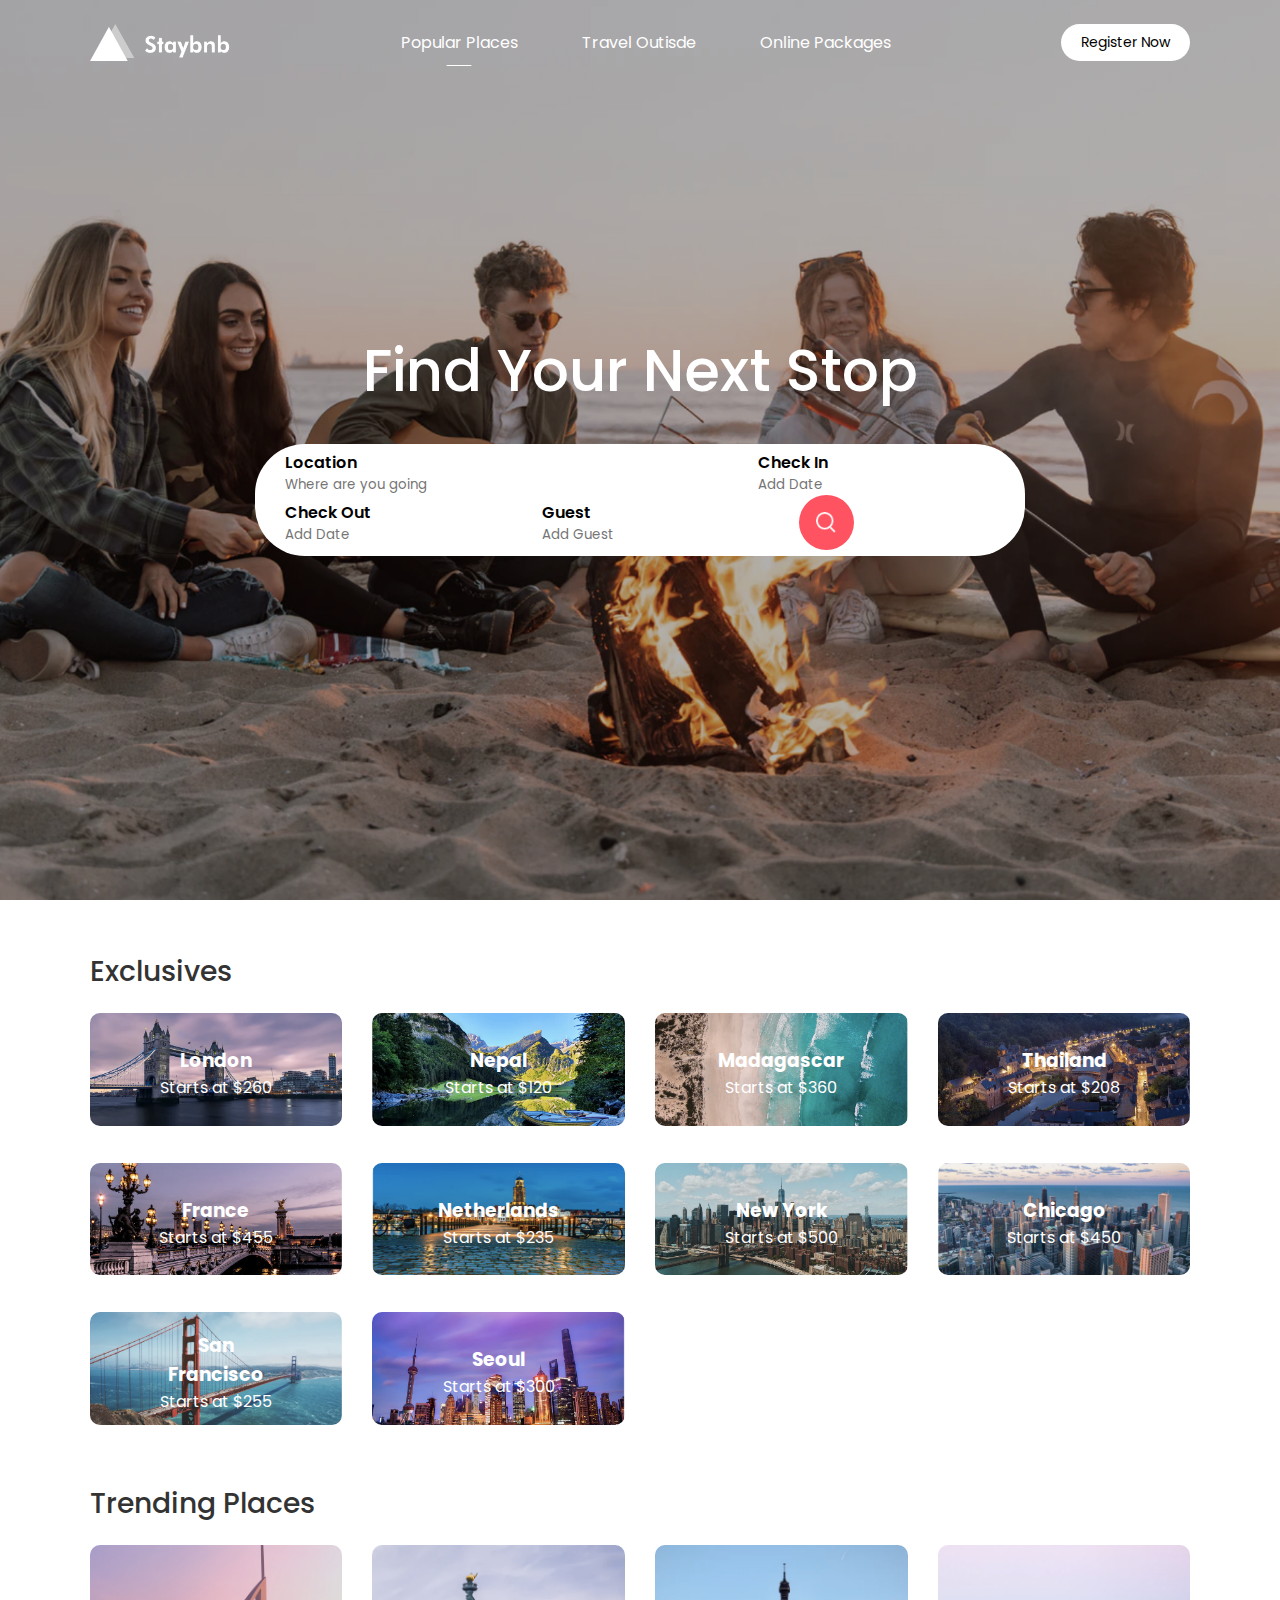
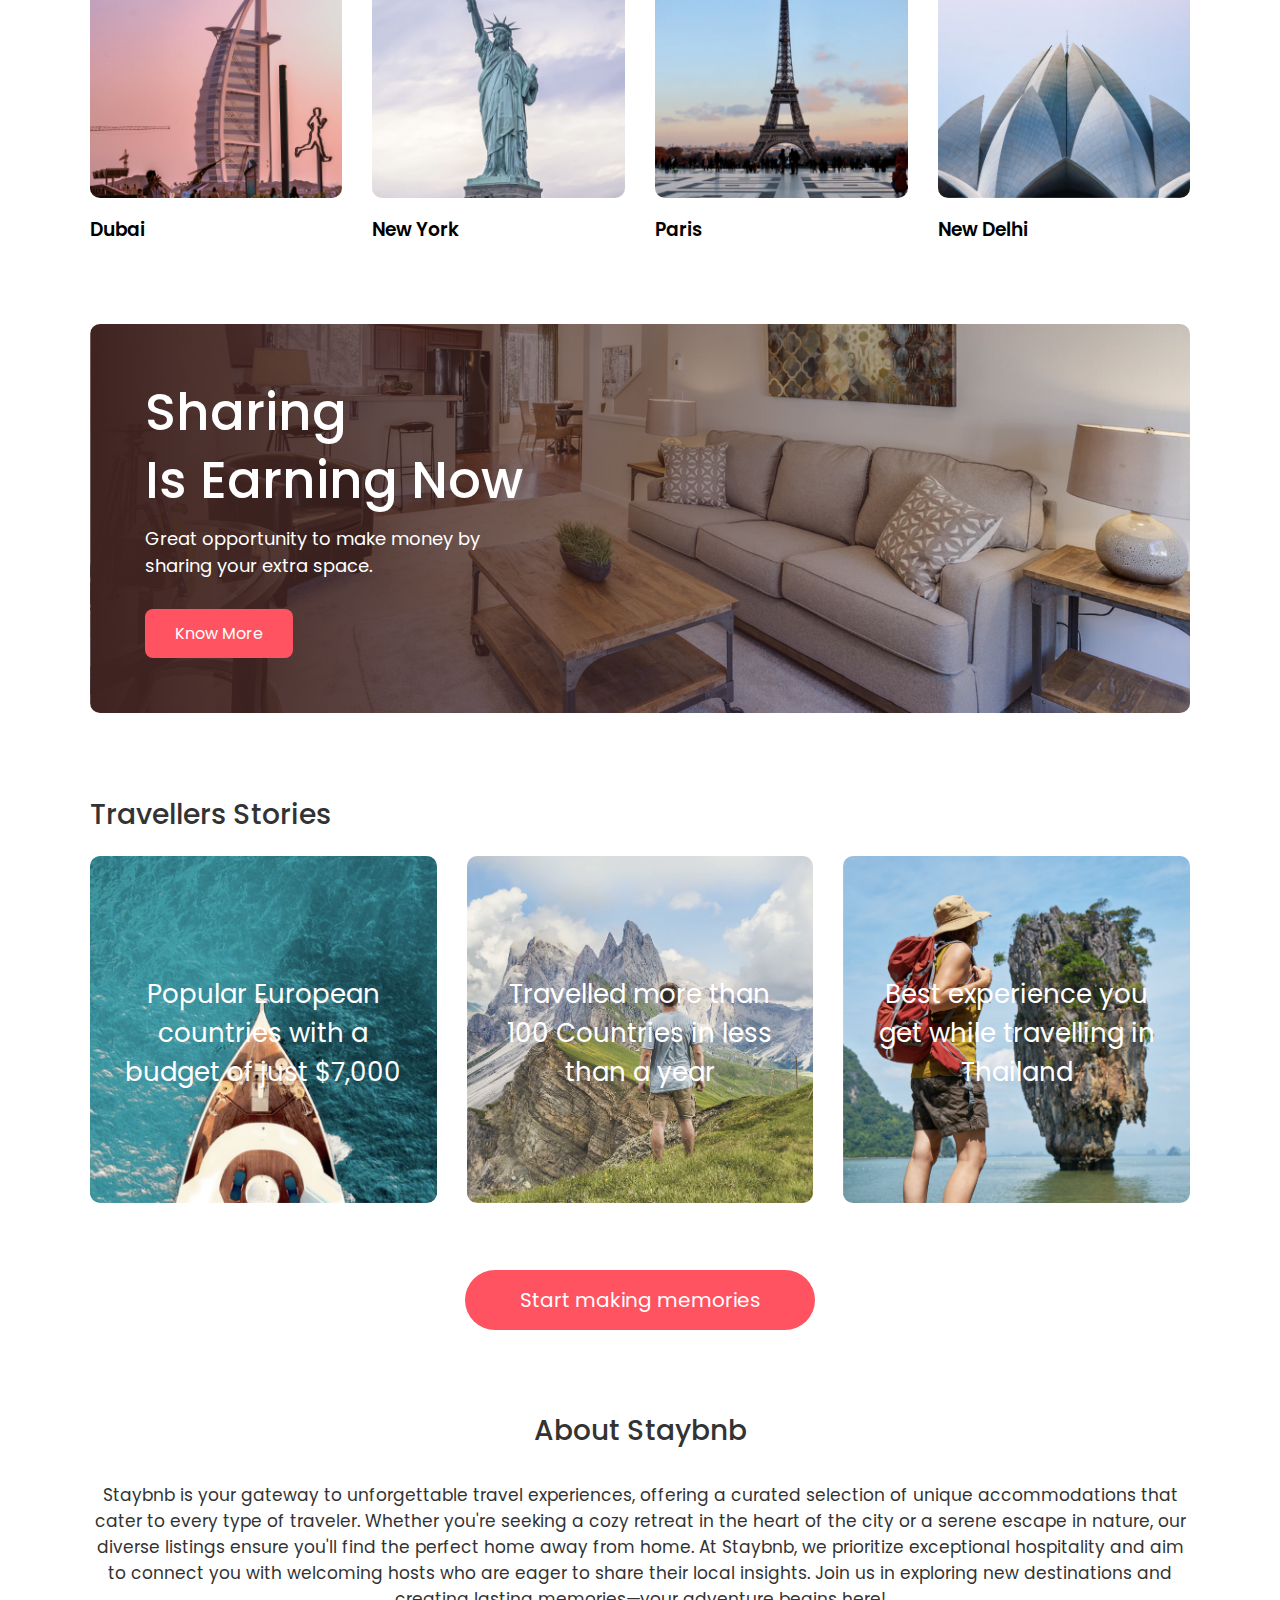
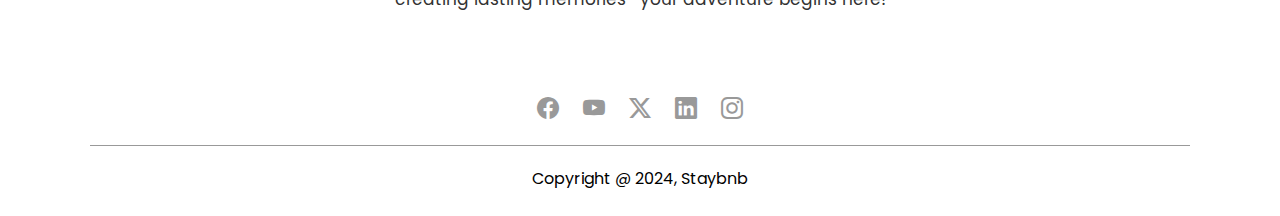
<file: index.html>
<!DOCTYPE html>
<html>
  <head>
    <meta name="viewport" content="width=device-width, initial-scale=1.0" />
    <title>Staybnb</title>
    <link
      href="https://fonts.googleapis.com/css2?family=Poppins:ital,wght@0,100;0,200;0,300;0,400;0,500;0,600;0,700;0,800;0,900;1,100;1,200;1,300;1,400;1,500;1,600;1,700;1,800;1,900&display=swap"
      rel="stylesheet"
    />
    <link
      rel="stylesheet"
      href="https://cdn.jsdelivr.net/npm/bootstrap-icons@1.11.3/font/bootstrap-icons.min.css"
    />

    <link rel="stylesheet" href="stylesheet.css" />
  </head>

  <body>
    <div class="header">
      <nav id="navBar">
        <img src="images/logo.png" class="logo" />
        <ul class="nav-links">
          <li><a href="#" class="active">Popular Places</a></li>
          <li><a href="#">Travel Outisde</a></li>
          <li><a href="#">Online Packages</a></li>
        </ul>
        <a href="#" class="register-Btn">Register Now</a>
        <i class="bi bi-list" onclick="togglebtn()"></i>
      </nav>
      <div class="container">
        <h1>Find Your Next Stop</h1>
        <div class="search-bar">
          <form>
            <div class="location-input">
              <label>Location</label>
              <input type="text" placeholder="Where are you going" />
            </div>
            <div>
              <label>Check In</label>
              <input type="text" placeholder="Add Date" />
            </div>
            <div>
              <label>Check Out</label>
              <input type="text" placeholder="Add Date" />
            </div>
            <div>
              <label>Guest</label>
              <input type="text" placeholder="Add Guest" />
            </div>
            <button type="submit"><img src="images/search.png" /></button>
          </form>
        </div>
      </div>
    </div>
    <div class="container">
      <h2 class="sub-title">Exclusives</h2>
      <div class="exclusives">
        <div>
          <img src="images/image-1.png" />
          <span>
            <h3>London</h3>
            <p>Starts at $260</p>
          </span>
        </div>
        <div>
          <img src="images/image-2.png" />
          <span>
            <h3>Nepal</h3>
            <p>Starts at $120</p>
          </span>
        </div>
        <div>
          <img src="images/image-3.png" />
          <span>
            <h3>Madagascar</h3>
            <p>Starts at $360</p>
          </span>
        </div>
        <div>
          <img src="images/image-4.png" />
          <span>
            <h3>Thailand</h3>
            <p>Starts at $208</p>
          </span>
        </div>
        <div>
          <img src="images/image-5.png" />
          <span>
            <h3>France</h3>
            <p>Starts at $455</p>
          </span>
        </div>
        <div>
          <img src="images/image-6.png" />
          <span>
            <h3>Netherlands</h3>
            <p>Starts at $235</p>
          </span>
        </div>
        <div>
          <img src="images/image-7.png" />
          <span>
            <h3>New York</h3>
            <p>Starts at $500</p>
          </span>
        </div>
        <div>
          <img src="images/image-8.png" />
          <span>
            <h3>Chicago</h3>
            <p>Starts at $450</p>
          </span>
        </div>
        <div>
          <a href="listings.html"><img src="images/image-9.png" /></a>
          <span>
            <h3>San Francisco</h3>
            <p>Starts at $255</p>
          </span>
        </div>
        <div>
          <img src="images/image-10.png" />
          <span>
            <h3>Seoul</h3>
            <p>Starts at $300</p>
          </span>
        </div>
      </div>

      <h2 class="sub-title">Trending Places</h2>
      <div class="trending">
        <div>
          <img src="images/dubai.png" />
          <h3>Dubai</h3>
        </div>
        <div>
          <img src="images/new-york.png" />
          <h3>New York</h3>
        </div>
        <div>
          <img src="images/paris.png" />
          <h3>Paris</h3>
        </div>
        <div>
          <img src="images/new-delhi.png" />
          <h3>New Delhi</h3>
        </div>
      </div>

      <div class="cta">
        <h3>
          Sharing <br />
          Is Earning Now
        </h3>
        <p>
          Great opportunity to make money by <br />
          sharing your extra space.
        </p>
        <a href="#" class="cta-btn">Know More</a>
      </div>

      <h2 class="sub-title">Travellers Stories</h2>
      <div class="stories">
        <div>
          <img src="images/story-1.png" />
          <p>Popular European countries with a budget of just $7,000</p>
        </div>
        <div>
          <img src="images/story-2.png" />
          <p>Travelled more than 100 Countries in less than a year</p>
        </div>
        <div>
          <img src="images/story-3.png" />
          <p>Best experience you get while travelling in Thailand</p>
        </div>
      </div>
      <a href="#" class="start-btn">Start making memories</a>

      <div class="about-msg">
        <h2>About Staybnb</h2>
        <p>
          Staybnb is your gateway to unforgettable travel experiences, offering
          a curated selection of unique accommodations that cater to every type
          of traveler. Whether you're seeking a cozy retreat in the heart of the
          city or a serene escape in nature, our diverse listings ensure you'll
          find the perfect home away from home. At Staybnb, we prioritize
          exceptional hospitality and aim to connect you with welcoming hosts
          who are eager to share their local insights. Join us in exploring new
          destinations and creating lasting memories—your adventure begins here!
        </p>
      </div>

      <div class="footer">
        <a href="https://facebook.com/"><i class="bi bi-facebook"></i></a>
        <a href="https://youtube.com/"><i class="bi bi-youtube"></i></a>
        <a href="https://twitter.com/"><i class="bi bi-twitter-x"></i></a>
        <a href="https://linkedin.com/"><i class="bi bi-linkedin"></i></a>
        <a href="https://instagram.com/"><i class="bi bi-instagram"></i></a>
        <hr />
        <p>Copyright @ 2024, Staybnb</p>
      </div>
    </div>

    <script>
      var navBar = document.getElementById("navBar");

      function togglebtn() {
        navBar.classList.toggle("hidemenu");
      }
    </script>
  </body>
</html>
</file>
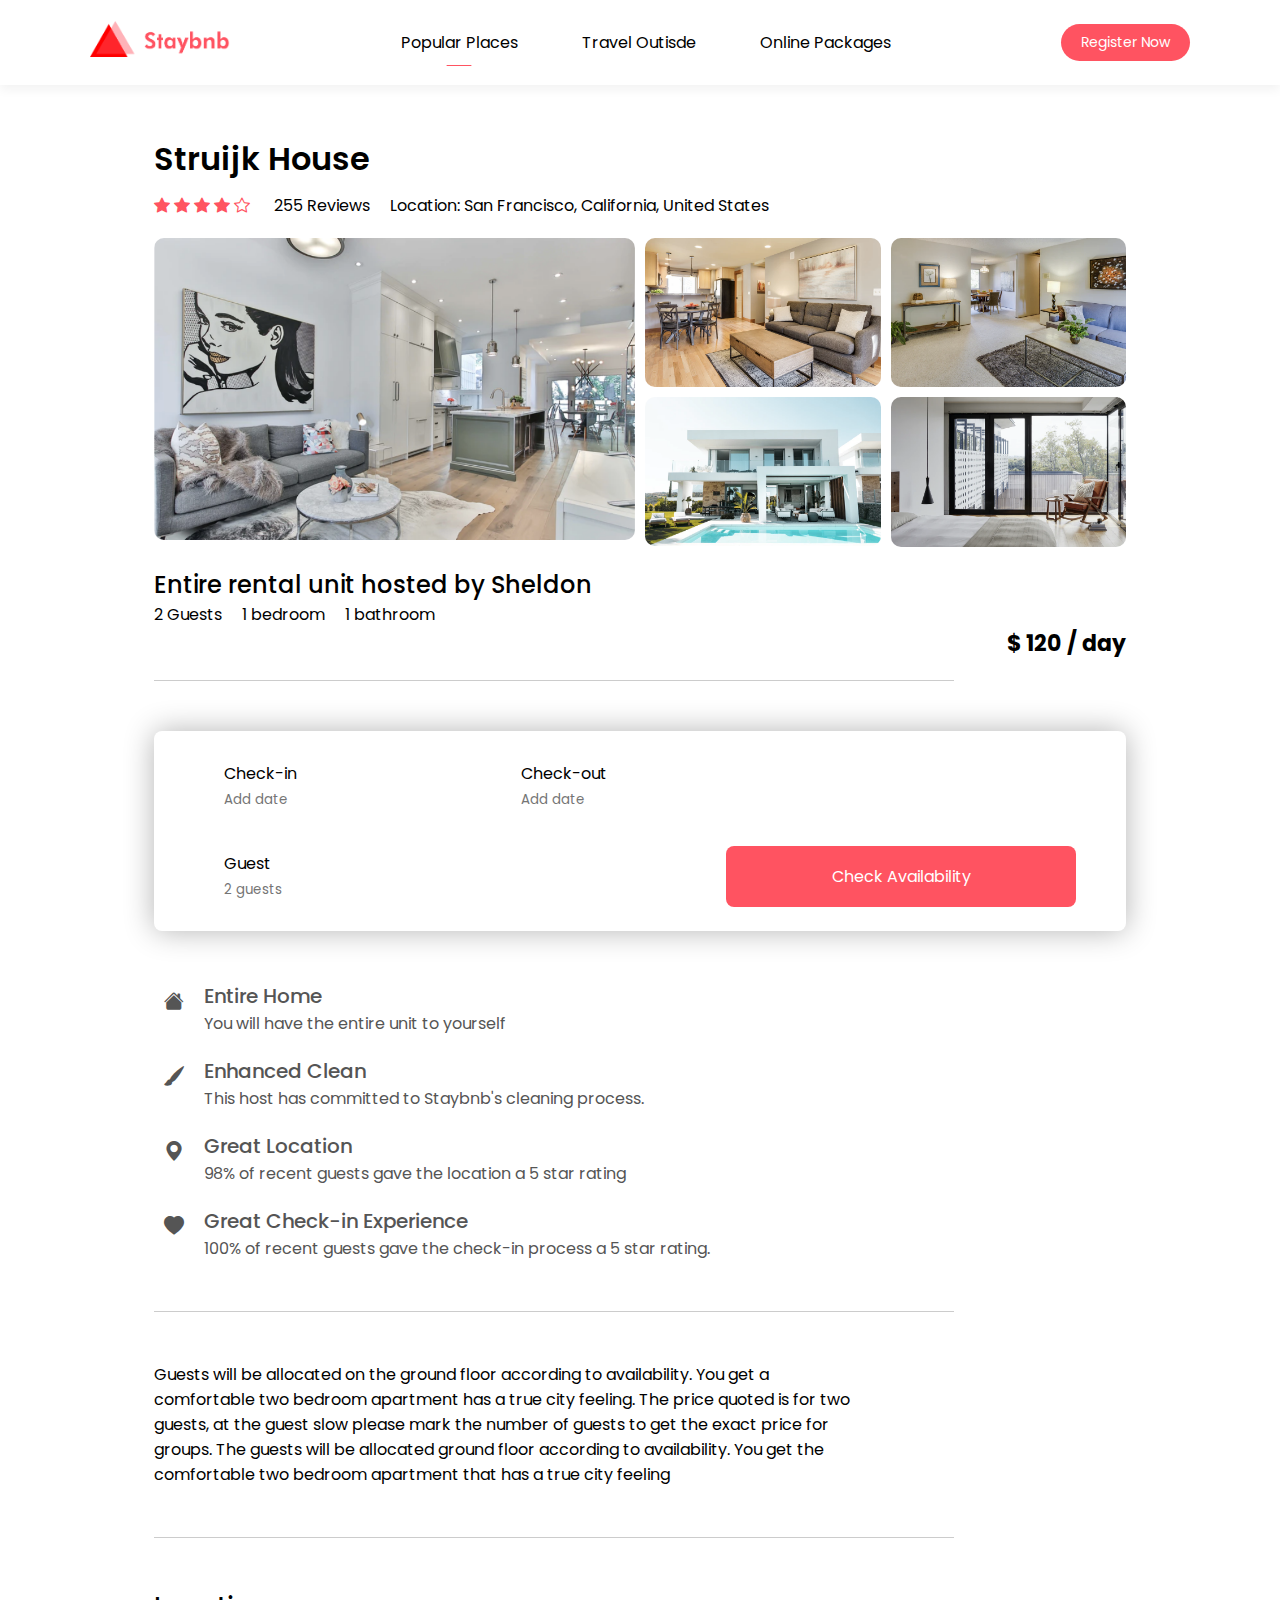
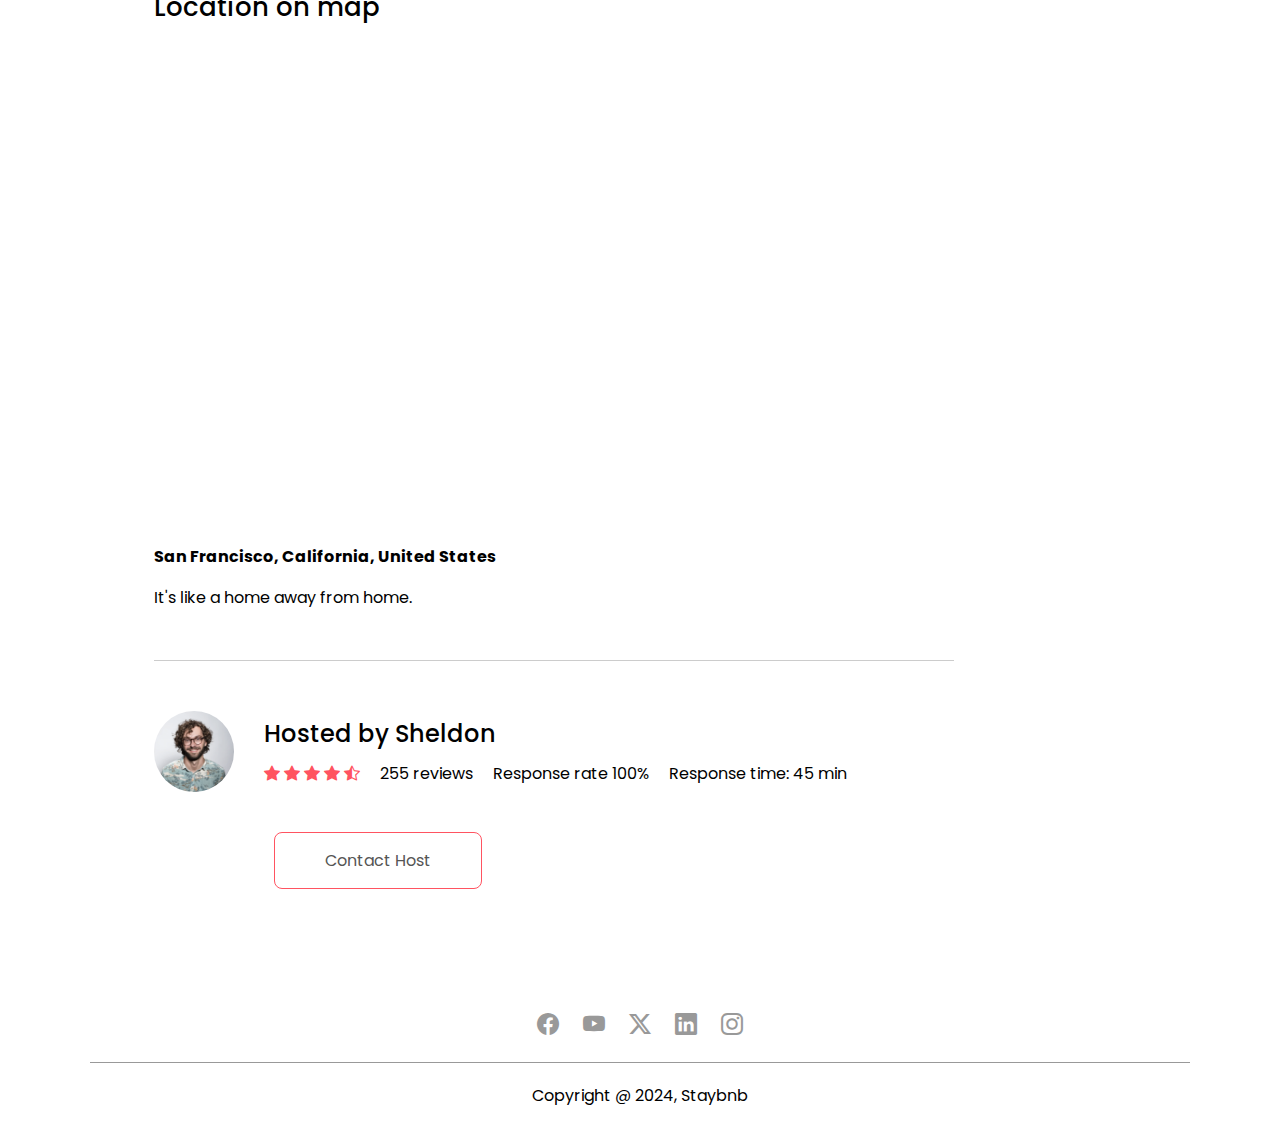
<file: house.html>
<!DOCTYPE html>
<html>
  <head>
    <meta name="viewport" content="width=device-width, initial-scale=1.0" />
    <title>Staybnb</title>
    <link
      href="https://fonts.googleapis.com/css2?family=Poppins:ital,wght@0,100;0,200;0,300;0,400;0,500;0,600;0,700;0,800;0,900;1,100;1,200;1,300;1,400;1,500;1,600;1,700;1,800;1,900&display=swap"
      rel="stylesheet"
    />
    <link
      rel="stylesheet"
      href="https://cdn.jsdelivr.net/npm/bootstrap-icons@1.11.3/font/bootstrap-icons.min.css"
    />

    <link rel="stylesheet" href="stylesheet.css" />
  </head>

  <body>
    <nav id="navBar" class="navbar-white">
      <a href="index.html"><img src="images/logo-red.png" class="logo" /></a>

      <ul class="nav-links">
        <li><a href="#" class="active">Popular Places</a></li>
        <li><a href="#">Travel Outisde</a></li>
        <li><a href="#">Online Packages</a></li>
      </ul>
      <a href="#" class="register-Btn">Register Now</a>
      <i class="bi bi-list" onclick="togglebtn()"></i>
    </nav>
    <div class="house-details">
      <div class="house-title">
        <h1>Struijk House</h1>
        <div class="row">
          <div>
            <i class="bi bi-star-fill"></i>
            <i class="bi bi-star-fill"></i>
            <i class="bi bi-star-fill"></i>
            <i class="bi bi-star-fill"></i>
            <i class="bi bi-star"></i>
            <span>255 Reviews</span>
          </div>
          <div>
            <p>Location: San Francisco, California, United States</p>
          </div>
        </div>
      </div>
      <div class="gallery">
        <div class="gallery-img-1"><img src="images/house-1.png" /></div>
        <div><img src="images/house-2.png" /></div>
        <div><img src="images/house-3.png" /></div>
        <div><img src="images/house-4.png" /></div>
        <div><img src="images/house-5.png" /></div>
      </div>
      <div class="small-details">
        <h2>Entire rental unit hosted by Sheldon</h2>
        <p>2 Guests &nbsp; &nbsp; 1 bedroom &nbsp; &nbsp; 1 bathroom</p>
        <h4>$ 120 / day</h4>
      </div>
      <hr class="line" />
      <form class="check-form">
        <div>
          <label>Check-in</label>
          <input type="text" placeholder="Add date" />
        </div>
        <div>
          <label>Check-out</label>
          <input type="text" placeholder="Add date" />
        </div>
        <div class="guest-field">
          <label>Guest</label>
          <input type="text" placeholder="2 guests" />
        </div>
        <button class="avail-btn" type="submit">Check Availability</button>
      </form>

      <ul class="details-list">
        <li>
          <i class="bi bi-house-fill"></i> Entire Home
          <span>You will have the entire unit to yourself</span>
        </li>
        <li>
          <i class="bi bi-brush-fill"></i> Enhanced Clean
          <span>This host has committed to Staybnb's cleaning process.</span>
        </li>
        <li>
          <i class="bi bi-geo-alt-fill"></i> Great Location
          <span>98% of recent guests gave the location a 5 star rating</span>
        </li>
        <li>
          <i class="bi bi-heart-fill"></i> Great Check-in Experience
          <span
            >100% of recent guests gave the check-in process a 5 star
            rating.</span
          >
        </li>
      </ul>

      <hr class="line" />
      <p class="home-desc">
        Guests will be allocated on the ground floor according to availability.
        You get a comfortable two bedroom apartment has a true city feeling. The
        price quoted is for two guests, at the guest slow please mark the number
        of guests to get the exact price for groups. The guests will be
        allocated ground floor according to availability. You get the
        comfortable two bedroom apartment that has a true city feeling
      </p>
      <hr class="line" />

      <div class="map">
        <h3>Location on map</h3>
        <iframe
          src="https://www.google.com/maps/embed?pb=!1m18!1m12!1m3!1d6307.231042818757!2d-122.41674314745929!3d37.77561243993801!2m3!1f0!2f0!3f0!3m2!1i1024!2i768!4f13.1!3m3!1m2!1s0x80859a6d00690021%3A0x4a501367f076adff!2sSan%20Francisco%2C%20CA%2C%20USA!5e0!3m2!1sen!2sca!4v1735781368154!5m2!1sen!2sca"
          width="600"
          height="450"
          style="border: 0"
          allowfullscreen=""
          loading="lazy"
          referrerpolicy="no-referrer-when-downgrade"
        ></iframe>
        <b>San Francisco, California, United States</b>
        <p>It's like a home away from home.</p>
      </div>

      <hr class="line" />

      <div class="host">
        <img src="images/host.png" />
        <div>
          <h2>Hosted by Sheldon</h2>
          <p>
            <span>
              <i class="bi bi-star-fill"></i>
              <i class="bi bi-star-fill"></i>
              <i class="bi bi-star-fill"></i>
              <i class="bi bi-star-fill"></i>
              <i class="bi bi-star-half"></i>
            </span>
            &nbsp; &nbsp; 255 reviews &nbsp; &nbsp; Response rate 100% &nbsp;
            &nbsp; Response time: 45 min
          </p>
        </div>
      </div>

      <a href="#" class="contact-host">Contact Host</a>
    </div>

    <div class="container">
      <div class="footer">
        <a href="https://facebook.com/"><i class="bi bi-facebook"></i></a>
        <a href="https://youtube.com/"><i class="bi bi-youtube"></i></a>
        <a href="https://twitter.com/"><i class="bi bi-twitter-x"></i></a>
        <a href="https://linkedin.com/"><i class="bi bi-linkedin"></i></a>
        <a href="https://instagram.com/"><i class="bi bi-instagram"></i></a>
        <hr />
        <p>Copyright @ 2024, Staybnb</p>
      </div>
    </div>

    <script>
      var navBar = document.getElementById("navBar");

      function togglebtn() {
        navBar.classList.toggle("hidemenu");
      }
    </script>
  </body>
</html>
</file>
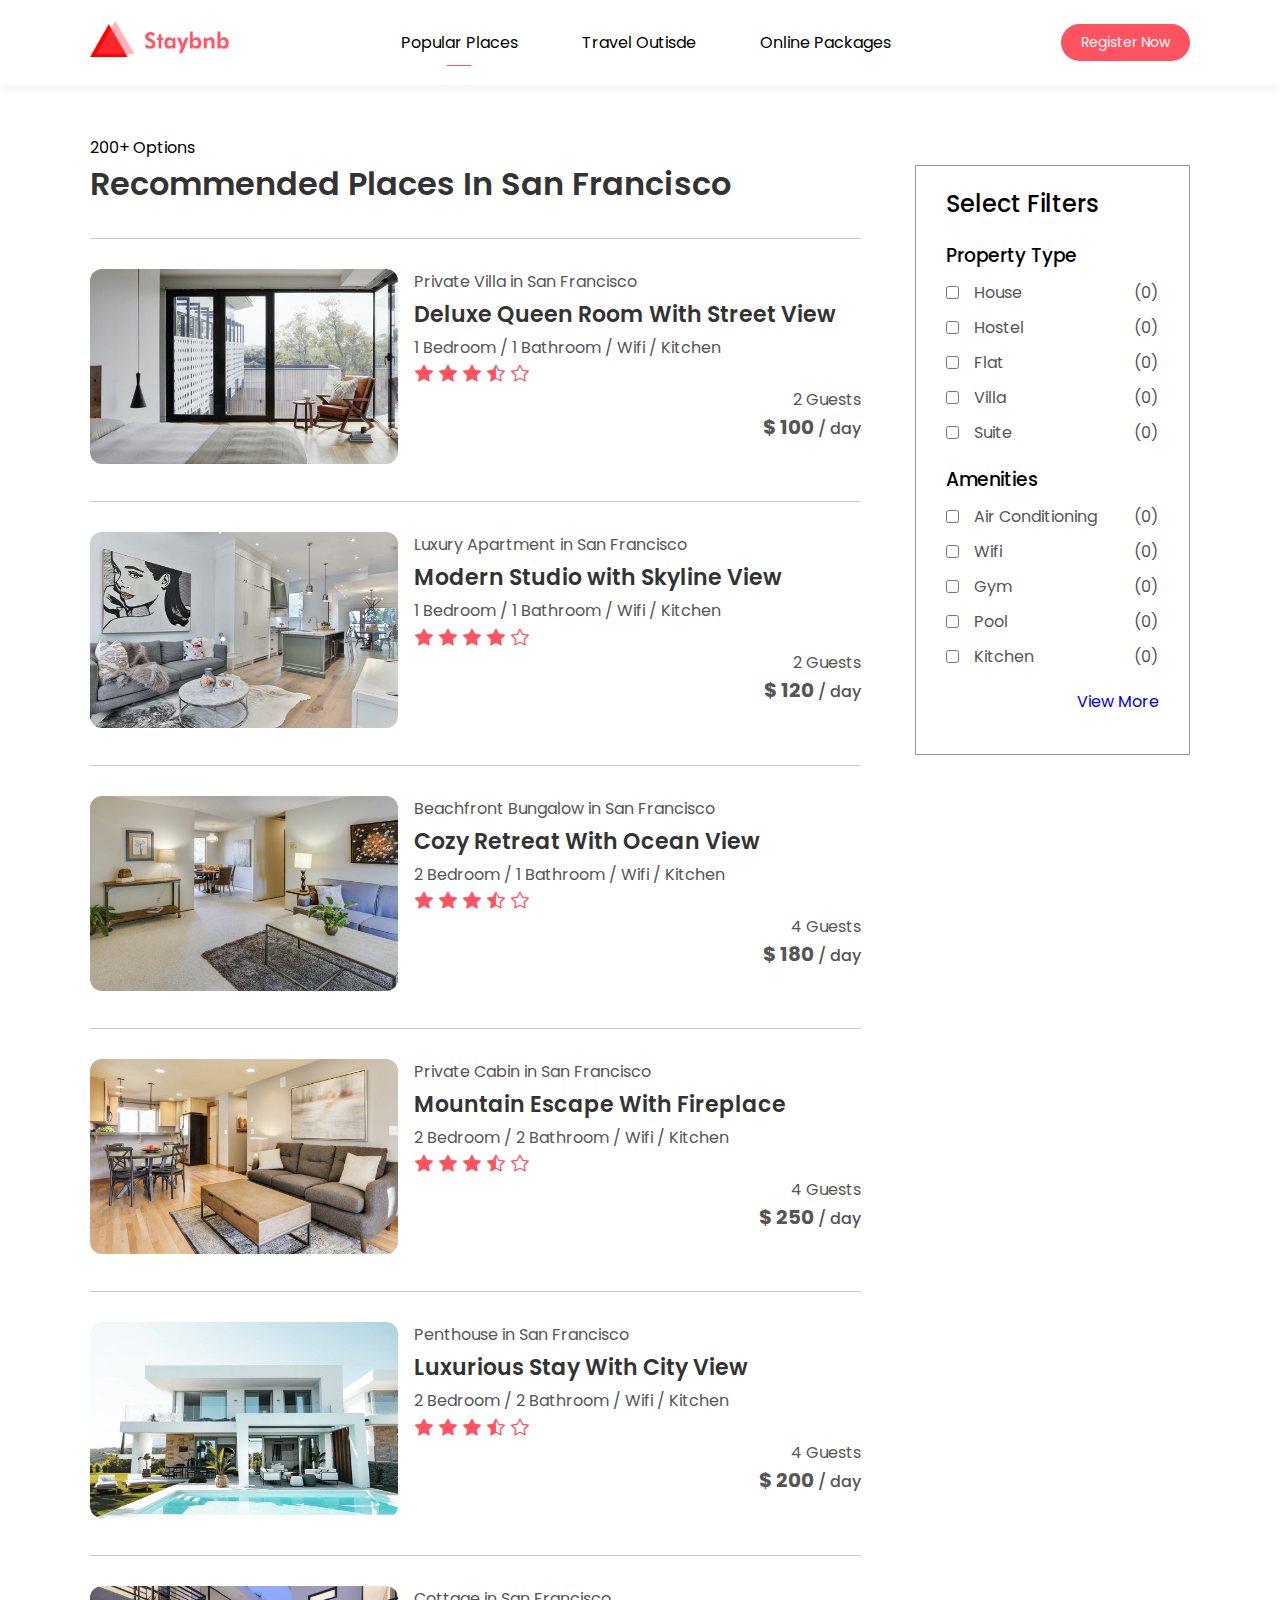
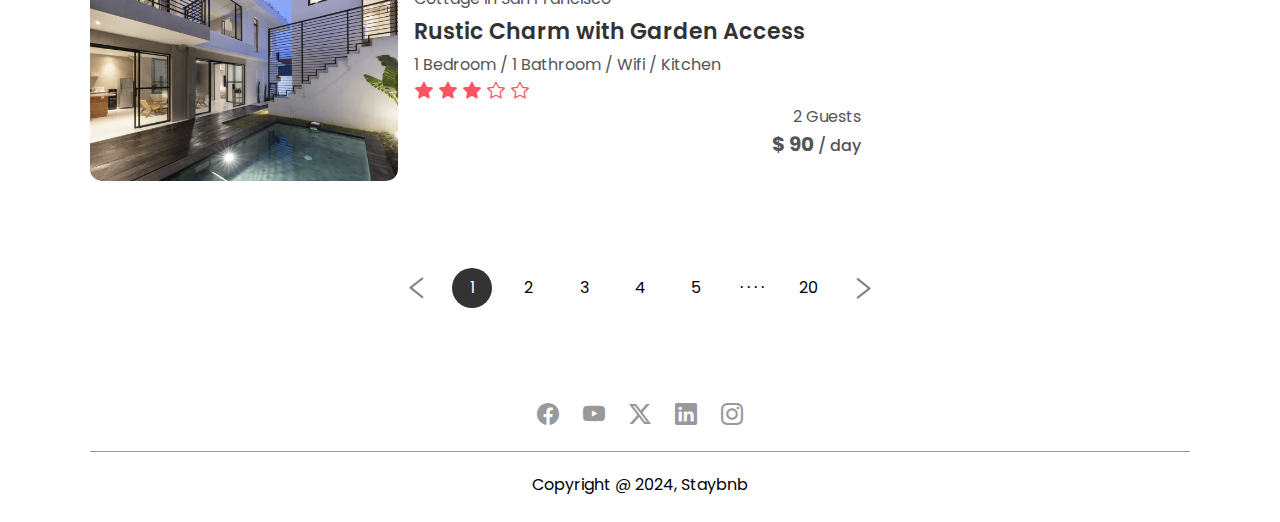
<file: listings.html>
<!DOCTYPE html>
<html>
  <head>
    <meta name="viewport" content="width=device-width, initial-scale=1.0" />
    <title>Staybnb</title>
    <link
      href="https://fonts.googleapis.com/css2?family=Poppins:ital,wght@0,100;0,200;0,300;0,400;0,500;0,600;0,700;0,800;0,900;1,100;1,200;1,300;1,400;1,500;1,600;1,700;1,800;1,900&display=swap"
      rel="stylesheet"
    />
    <link
      rel="stylesheet"
      href="https://cdn.jsdelivr.net/npm/bootstrap-icons@1.11.3/font/bootstrap-icons.min.css"
    />

    <link rel="stylesheet" href="stylesheet.css" />
  </head>

  <body>
    <nav id="navBar" class="navbar-white">
      <a href="index.html"> <img src="images/logo-red.png" class="logo" /></a>

      <ul class="nav-links">
        <li><a href="#" class="active">Popular Places</a></li>
        <li><a href="#">Travel Outisde</a></li>
        <li><a href="#">Online Packages</a></li>
      </ul>
      <a href="#" class="register-Btn">Register Now</a>
      <i class="bi bi-list" onclick="togglebtn()"></i>
    </nav>
    <div class="container">
      <div class="list-container">
        <div class="left-col">
          <p>200+ Options</p>
          <h1>Recommended Places In San Francisco</h1>
          <div class="house">
            <div class="house-img">
              <img src="images/image-s1.png" />
            </div>
            <div class="house-info">
              <p>Private Villa in San Francisco</p>
              <h3>Deluxe Queen Room With Street View</h3>
              <p>1 Bedroom / 1 Bathroom / Wifi / Kitchen</p>
              <i class="bi bi-star-fill"></i>
              <i class="bi bi-star-fill"></i>
              <i class="bi bi-star-fill"></i>
              <i class="bi bi-star-half"></i>
              <i class="bi bi-star"></i>
              <div class="house-price">
                <p>2 Guests</p>
                <h4>$ 100 <span>/ day</span></h4>
              </div>
            </div>
          </div>
          <div class="house">
            <div class="house-img">
              <a href="house.html"><img src="images/image-s2.png" /></a>
            </div>
            <div class="house-info">
              <p>Luxury Apartment in San Francisco</p>
              <h3>Modern Studio with Skyline View</h3>
              <p>1 Bedroom / 1 Bathroom / Wifi / Kitchen</p>
              <i class="bi bi-star-fill"></i>
              <i class="bi bi-star-fill"></i>
              <i class="bi bi-star-fill"></i>
              <i class="bi bi-star-fill"></i>
              <i class="bi bi-star"></i>
              <div class="house-price">
                <p>2 Guests</p>
                <h4>$ 120 <span>/ day</span></h4>
              </div>
            </div>
          </div>
          <div class="house">
            <div class="house-img">
              <img src="images/image-s3.png" />
            </div>
            <div class="house-info">
              <p>Beachfront Bungalow in San Francisco</p>
              <h3>Cozy Retreat With Ocean View</h3>
              <p>2 Bedroom / 1 Bathroom / Wifi / Kitchen</p>
              <i class="bi bi-star-fill"></i>
              <i class="bi bi-star-fill"></i>
              <i class="bi bi-star-fill"></i>
              <i class="bi bi-star-half"></i>
              <i class="bi bi-star"></i>
              <div class="house-price">
                <p>4 Guests</p>
                <h4>$ 180 <span>/ day</span></h4>
              </div>
            </div>
          </div>
          <div class="house">
            <div class="house-img">
              <img src="images/image-s4.png" />
            </div>
            <div class="house-info">
              <p>Private Cabin in San Francisco</p>
              <h3>Mountain Escape With Fireplace</h3>
              <p>2 Bedroom / 2 Bathroom / Wifi / Kitchen</p>
              <i class="bi bi-star-fill"></i>
              <i class="bi bi-star-fill"></i>
              <i class="bi bi-star-fill"></i>
              <i class="bi bi-star-half"></i>
              <i class="bi bi-star"></i>
              <div class="house-price">
                <p>4 Guests</p>
                <h4>$ 250 <span>/ day</span></h4>
              </div>
            </div>
          </div>
          <div class="house">
            <div class="house-img">
              <img src="images/image-s5.png" />
            </div>
            <div class="house-info">
              <p>Penthouse in San Francisco</p>
              <h3>Luxurious Stay With City View</h3>
              <p>2 Bedroom / 2 Bathroom / Wifi / Kitchen</p>
              <i class="bi bi-star-fill"></i>
              <i class="bi bi-star-fill"></i>
              <i class="bi bi-star-fill"></i>
              <i class="bi bi-star-half"></i>
              <i class="bi bi-star"></i>
              <div class="house-price">
                <p>4 Guests</p>
                <h4>$ 200 <span>/ day</span></h4>
              </div>
            </div>
          </div>
          <div class="house">
            <div class="house-img">
              <img src="images/image-s6.png" />
            </div>
            <div class="house-info">
              <p>Cottage in San Francisco</p>
              <h3>Rustic Charm with Garden Access</h3>
              <p>1 Bedroom / 1 Bathroom / Wifi / Kitchen</p>
              <i class="bi bi-star-fill"></i>
              <i class="bi bi-star-fill"></i>
              <i class="bi bi-star-fill"></i>
              <i class="bi bi-star"></i>
              <i class="bi bi-star"></i>
              <div class="house-price">
                <p>2 Guests</p>
                <h4>$ 90 <span>/ day</span></h4>
              </div>
            </div>
          </div>
        </div>
        <div class="right-col">
          <div class="sidebar">
            <h2>Select Filters</h2>
            <h3>Property Type</h3>
            <div class="filter">
              <input type="checkbox" />
              <p>House</p>
              <span>(0)</span>
            </div>
            <div class="filter">
              <input type="checkbox" />
              <p>Hostel</p>
              <span>(0)</span>
            </div>
            <div class="filter">
              <input type="checkbox" />
              <p>Flat</p>
              <span>(0)</span>
            </div>
            <div class="filter">
              <input type="checkbox" />
              <p>Villa</p>
              <span>(0)</span>
            </div>
            <div class="filter">
              <input type="checkbox" />
              <p>Suite</p>
              <span>(0)</span>
            </div>
            <h3>Amenities</h3>
            <div class="filter">
              <input type="checkbox" />
              <p>Air Conditioning</p>
              <span>(0)</span>
            </div>
            <div class="filter">
              <input type="checkbox" />
              <p>Wifi</p>
              <span>(0)</span>
            </div>
            <div class="filter">
              <input type="checkbox" />
              <p>Gym</p>
              <span>(0)</span>
            </div>
            <div class="filter">
              <input type="checkbox" />
              <p>Pool</p>
              <span>(0)</span>
            </div>
            <div class="filter">
              <input type="checkbox" />
              <p>Kitchen</p>
              <span>(0)</span>
            </div>

            <div class="sidebar-link">
              <a href="#">View More</a>
            </div>
          </div>
        </div>
      </div>

      <div class="pagination">
        <img src="images/arrow.png" />
        <span class="current">1</span>
        <span>2</span>
        <span>3</span>
        <span>4</span>
        <span>5</span>
        <span>&middot; &middot; &middot; &middot; </span>
        <span>20</span>
        <img src="images/arrow.png" class="right-arrow" />
      </div>

      <div class="footer">
        <a href="https://facebook.com/"><i class="bi bi-facebook"></i></a>
        <a href="https://youtube.com/"><i class="bi bi-youtube"></i></a>
        <a href="https://twitter.com/"><i class="bi bi-twitter-x"></i></a>
        <a href="https://linkedin.com/"><i class="bi bi-linkedin"></i></a>
        <a href="https://instagram.com/"><i class="bi bi-instagram"></i></a>
        <hr />
        <p>Copyright @ 2024, Staybnb</p>
      </div>
    </div>

    <script>
      var navBar = document.getElementById("navBar");

      function togglebtn() {
        navBar.classList.toggle("hidemenu");
      }
    </script>
  </body>
</html>
</file>
<file: stylesheet.css>
* {
  margin: 0;
  padding: 0;
  box-sizing: border-box;
  font-family: "poppins", sans-serif;
}

/*----Index Page----*/

.header {
  min-height: 100vh;
  width: 100%;
  background-image: linear-gradient(rgba(0, 0, 0, 0.3), rgba(0, 0, 0, 0.3)),
    url(images/banner.png);
  background-size: cover;
  background-position: center;
}

nav {
  display: flex;
  align-items: center;
  justify-content: space-between;
  padding: 20px 7%;
}

.logo {
  width: 140px;
  cursor: pointer;
}

.nav-links li {
  list-style: none;
  display: inline-block;
  margin: 10px 30px;
}

.nav-links li a {
  text-decoration: none;
  color: #fff;
}

.register-Btn {
  background: #fff;
  color: #000;
  padding: 8px 20px;
  border-radius: 20px;
  text-decoration: none;
  font-size: 14px;
}

.register-Btn:hover {
  background: #ff5361;
  color: white;
}

.container {
  padding: 0 7%;
}

.header h1 {
  font-size: 58px;
  font-weight: 500;
  color: #fff;
  text-align: center;
  padding-top: 22%;
}

.search-bar {
  background: #fff;
  width: 70%;
  margin: 30px auto;
  padding: 6px 10px 6px 30px;
  border-radius: 50px;
}

.search-bar form {
  display: flex;
  align-items: center;
  flex-wrap: wrap;
}

.search-bar form input {
  display: block;
  border: 0;
  outline: none;
  background: transparent;
}

.search-bar form button {
  background: #ff5361;
  width: 55px;
  height: 55px;
  border-radius: 50%;
  border: 0;
  outline: none;
  cursor: pointer;
}

.search-bar form button img {
  width: 20px;
  margin-top: 5px;
}

.location-input {
  flex: 1;
}

.search-bar form label {
  font-weight: 600;
}

.sub-title {
  margin: 50px 0 20px;
  font-size: 2.2vw;
  font-weight: 500;
  color: #333;
}

.exclusives {
  display: grid;
  grid-template-columns: repeat(auto-fit, minmax(200px, 1fr));
  grid-gap: 30px;
}

.exclusives div img {
  width: 100%;
  border-radius: 10px;
}

.exclusives div {
  position: relative;
}

.exclusives div span {
  position: absolute;
  top: 50%;
  left: 50%;
  transform: translate(-50%, -50%);
  text-align: center;
  color: white;
}

.trending {
  display: grid;
  grid-template-columns: repeat(auto-fit, minmax(200px, 1fr));
  grid-gap: 30px;
  margin-bottom: 30px;
}

.trending div img {
  width: 100%;
  border-radius: 10px;
}

.trending h3 {
  font-weight: 600;
  margin-top: 10px;
}

.cta {
  margin: 80px 0;
  background-image: linear-gradient(to right, #3f2321, transparent),
    url(images/banner-2.png);
  background-size: cover;
  background-position: center;
  border-radius: 10px;
  padding: 5%;
  color: white;
}

.cta h3 {
  font-size: 4vw;
  line-height: 5.3vw;
  font-weight: 500;
}

.cta p {
  font-size: 18px;
  margin: 10px 0;
}

.cta-btn {
  background: #ff5361;
  color: white;
  text-decoration: none;
  padding: 12px 30px;
  border-radius: 8px;
  margin-top: 20px;
  display: inline-block;
}

.stories {
  display: grid;
  grid-template-columns: repeat(auto-fit, minmax(200px, 1fr));
  grid-gap: 30px;
  margin-bottom: 30px;
}

.stories div img {
  width: 100%;
  border-radius: 10px;
  cursor: pointer;
}

.stories div {
  position: relative;
  text-align: center;
}

.stories p {
  width: 80%;
  position: absolute;
  top: 50%;
  left: 50%;
  transform: translate(-50%, -50%);
  color: white;
  font-size: 26px;
}

.start-btn {
  text-decoration: none;
  background: #ff5361;
  color: white;
  width: 80%;
  max-width: 350px;
  display: block;
  text-align: center;
  margin: 60px auto;
  padding: 15px;
  border-radius: 30px;
  font-size: 20px;
}

.about-msg {
  text-align: center;
  margin: 80px 0;
  color: #333;
  font-size: 17px;
}

.about-msg h2 {
  font-size: 28px;
  margin-bottom: 30px;
  font-weight: 500;
}

.footer {
  margin: 80px 0 10px;
  text-align: center;
}

.footer a {
  text-decoration: none;
  color: #999;
  font-size: 22px;
  margin: 0 10px;
}

.footer hr {
  background: #999;
  height: 1px;
  width: 100%;
  border: 0;
  margin: 20px 0;
}

.footer p {
  padding-bottom: 15px;
}

.active {
  position: relative;
}

.active::after {
  content: "";
  background: #fff;
  width: 25px;
  height: 1px;
  position: absolute;
  left: 50%;
  transform: translateX(-50%);
  bottom: -12px;
  border-radius: 2px;
}

nav .bi-list {
  display: none;
}

@media only screen and (max-width: 400px) {
  .logo {
    position: fixed;
    top: 4%;
    left: 7%;
  }
  nav {
    position: fixed;
    top: 0;
    z-index: 100;
    display: inline-block;
    width: 100%;
    padding: 100px 7% 0;
    background: #000;
    text-align: right;
    max-height: 100px;
    overflow: hidden;
    transition: max-height 0.5s;
  }
  nav .nav-links li {
    margin: 10px 0;
    display: block;
  }
  .register-Btn {
    margin: 15px 0 30px;
    display: inline-block;
  }
  nav .bi-list {
    display: block;
    position: fixed;
    top: 4%;
    right: 7%;
    color: #fff;
    font-size: 28px;
  }
  .active::after {
    left: -40px;
    transform: translate(0, 50%);
    bottom: 50%;
  }
  .hidemenu {
    max-height: 300px;
  }
  .header h1 {
    padding-top: 200px;
    font-size: 7vw;
  }
  .search-bar {
    width: 90%;
    margin: 30px auto;
    padding: 20px 10px 30px;
    border-radius: 5px;
    position: relative;
  }
  .search-bar form {
    display: block;
  }
  .search-bar form input {
    border-bottom: 1px solid #ddd;
    width: 100%;
    margin-bottom: 20px;
    margin-top: 10px;
    padding-bottom: 10px;
  }
  .search-bar form button {
    position: absolute;
    bottom: 0;
    left: 50%;
    transform: translate(-50%, 50%);
  }
  .sub-title {
    font-size: 6vw;
  }
  .cta {
    padding: 15% 5%;
  }
  .cta h3 {
    font-size: 7vw;
    line-height: 8vw;
  }
  .cta p {
    font-size: 14px;
  }
  .cta-btn {
    padding: 6px 15px;
    border-radius: 4px;
    margin-top: 10px;
    font-size: 14px;
  }
  .stories p {
    font-size: 23px;
  }
  .about-msg {
    font-size: 15px;
  }
}

/*-----Listing Page-----*/

.navbar-white {
  background: white;
  box-shadow: 0 5px 10px rgba(0, 0, 0, 0.05);
}

.navbar-white .nav-links li a {
  color: #000;
}

.navbar-white .register-Btn {
  background: #ff5361;
  color: white;
}

nav.navbar-white .bi-list {
  color: #000;
}

.navbar-white .active::after {
  background: #ff5361;
}

.list-container {
  margin-top: 50px;
  display: flex;
  flex-wrap: wrap;
  justify-content: space-between;
}

.left-col {
  flex-basis: 70.1%;
}

.right-col {
  flex-basis: 25%;
}

.left-col h1 {
  color: #333;
  font-weight: 600;
  margin-bottom: 30px;
}

.house {
  display: flex;
  justify-content: space-between;
  flex-wrap: wrap;
  padding: 30px 0;
  border-top: 1px solid #ccc;
}

.house-img {
  flex-basis: 40%;
}

.house-info {
  flex-basis: 58%;
  color: #555;
}

.house-img img {
  width: 100%;
  border-radius: 12px;
}

.house-info h3 {
  font-weight: 600;
  color: #333;
  font-size: 22px;
  margin: 4px 0;
}

.house-info i {
  color: #ff5361;
  font-size: 18px;
  margin: 10px 1px;
}

.house-price {
  text-align: right;
}

.house-price h4 {
  font-size: 20px;
}

.house-price h4 span {
  font-size: 16px;
  font-weight: 500;
}

.sidebar {
  border: 1px solid #999;
  padding: 20px 30px;
  margin-top: 30px;
}

.sidebar h2 {
  font-weight: 500;
}

.sidebar h3 {
  font-weight: 500;
  margin: 20px 0 10px;
}

.filter {
  display: flex;
  align-items: center;
  color: #555;
  margin-bottom: 10px;
}

.filter p {
  flex: 1;
}

.filter input {
  margin-right: 15px;
  cursor: pointer;
}

.sidebar-link {
  text-align: right;
  margin: 20px 0;
}

.sidebar-link a {
  text-decoration: none;
}

.pagination {
  display: flex;
  align-items: center;
  justify-content: center;
  margin: 40px 0;
}

.pagination img {
  width: 15px;
  margin: 10px 20px;
}

.right-arrow {
  transform: rotate(180deg);
}

.pagination span {
  margin: 10px 8px;
  width: 40px;
  height: 40px;
  line-height: 40px;
  text-align: center;
  border-radius: 50%;
  cursor: pointer;
}

.pagination .current {
  background: #333;
  color: white;
}

@media only screen and (max-width: 400px) {
  .list-container {
    margin-top: 150px;
  }
  .left-col,
  .right-col,
  .house-img,
  .house-info {
    flex-basis: 100%;
  }
  .left-col h1 {
    font-size: 22px;
  }
  .house-info h3 {
    font-size: 18px;
  }
  .house-info i {
    font-size: 16px;
  }
  .pagination span {
    margin: 10px 2px;
    width: 30px;
    height: 30px;
    line-height: 30px;
    font-size: 12px;
  }
}

/*---House details page----*/

.house-details {
  padding: 0 12%;
}

.house-title {
  margin-top: 50px;
}

.house-title h1 {
  font-weight: 600;
}

.house-title .row {
  display: flex;
  flex-wrap: wrap;
  align-items: center;
  margin: 10px 0;
}

.house-title span {
  margin: 0 20px;
}

.house-title i {
  color: #ff5361;
}

.gallery {
  display: grid;
  grid-gap: 10px;
  grid-template-areas: "first first . ." "first first . .";
  margin: 20px 0;
}

.gallery div img {
  width: 100%;
  display: block;
  border-radius: 10px;
}

.gallery-img-1 {
  grid-area: first;
}

.small-details h2 {
  font-weight: 500;
}

.small-details h4 {
  text-align: right;
  font-size: 22px;
}

.line {
  border: 0;
  height: 1px;
  background: #ccc;
  width: 100%;
  max-width: 800px;
  margin: 20px 0 50px;
}

.check-form {
  margin: 30px 0;
  background: #fff;
  box-shadow: 0 0 30px rgba(0, 0, 0, 0.3);
  border-radius: 8px;
  display: flex;
  flex-wrap: wrap;
  align-items: center;
  padding: 10px 50px;
}

.check-form label {
  display: block;
}

.check-form div {
  padding: 20px;
}

.check-form input {
  background: transparent;
  border: 0;
  outline: none;
}

.check-form button {
  background: #ff5361;
  border: 0;
  outline: none;
  color: #fff;
  padding: 18px;
  width: 350px;
  border-radius: 8px;
  font-size: 16px;
}

.guest-field {
  flex: 1;
}

.details-list {
  list-style: none;
  margin: 50px 0;
}

.details-list li {
  margin-left: 50px;
  font-size: 20px;
  font-weight: 500;
  margin-bottom: 20px;
  color: #555;
  position: relative;
}

.details-list li span {
  display: block;
  font-weight: 400;
  font-size: 16px;
}

.details-list li i {
  position: absolute;
  top: 5px;
  left: -40px;
}

.home-desc {
  max-width: 700px;
  margin-bottom: 50px;
}

.map {
  margin: 50px 0;
}

.map iframe {
  width: 100%;
  margin-bottom: 30px;
}

.map h3 {
  font-size: 26px;
  font-weight: 500;
  margin-bottom: 30px;
}

.map b {
  display: block;
  margin-bottom: 16px;
}

.host {
  display: flex;
  align-items: center;
}

.host img {
  width: 80px;
  border-radius: 50%;
  margin-right: 30px;
}

.avail-btn {
  cursor: pointer;
}

.host h2 {
  margin-bottom: 10px;
  font-weight: 500;
}

.host i {
  color: #ff5361;
}

.contact-host {
  display: inline-block;
  margin: 40px 0 40px 120px;
  text-decoration: none;
  color: #555;
  padding: 15px 50px;
  border: 1px solid #ff5361;
  border-radius: 8px;
}

.contact-host:hover {
  background: #ff5361;
  color: white;
}

@media only screen and (max-width: 400px) {
  .house-details {
    margin-top: 150px;
  }
  .row p {
    margin-top: 10px;
  }
  .gallery {
    grid-template-areas: "first first" ". ." ". .";
  }
  .small-details h2 {
    font-size: 20px;
    margin-top: 24px;
  }
  .small-details h4 {
    text-align: left;
    margin: 10px 0;
    font-size: 18px;
  }
  .check-form {
    padding: 10px 30px;
  }
  .check-form div {
    padding: 20px 0;
    width: 100%;
  }
  .check-form input {
    border-bottom: 1px solid #ccc;
    width: 100%;
    padding-bottom: 5px;
  }
  .check-form button {
    font-size: 14px;
    margin-top: 10px;
    margin-bottom: 15px;
    border-radius: 4px;
  }
  .host {
    display: block;
    line-height: 28px;
  }
  .contact-host {
    margin: 40px;
  }
}
</file>
